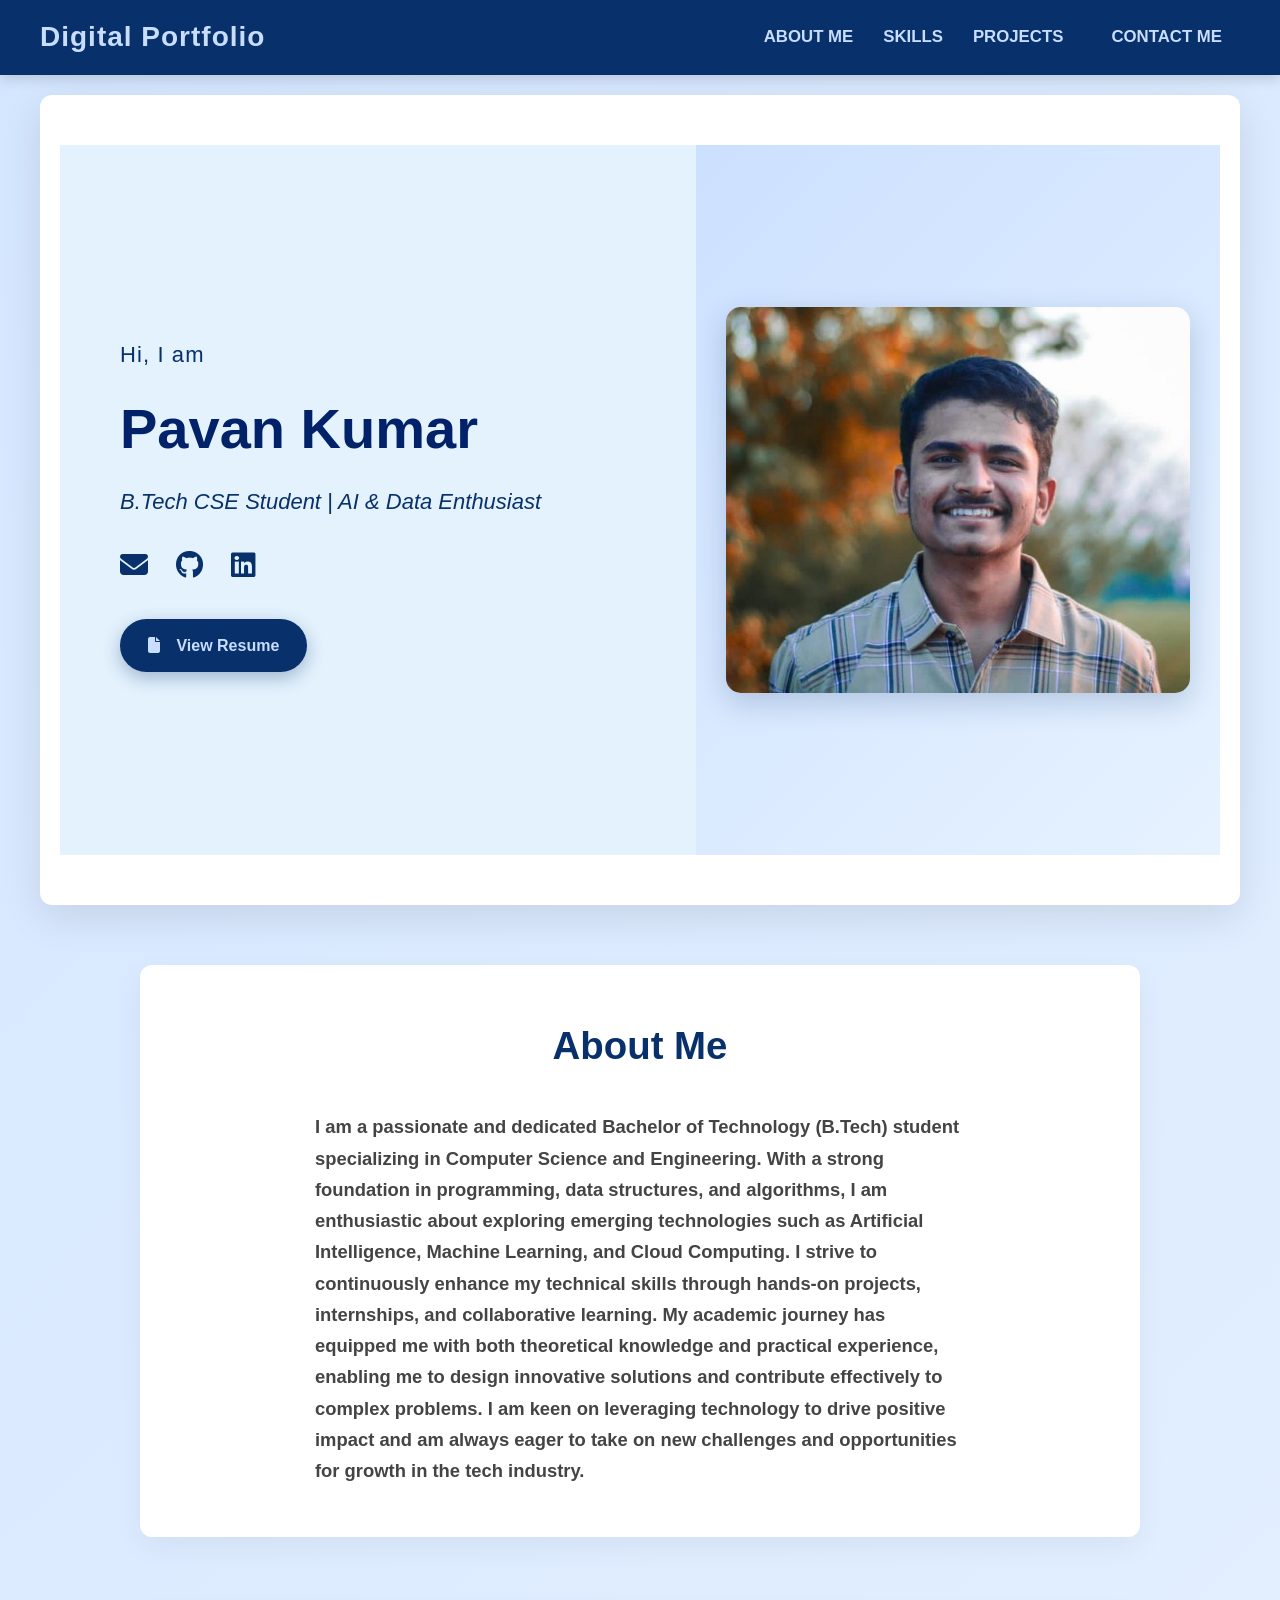
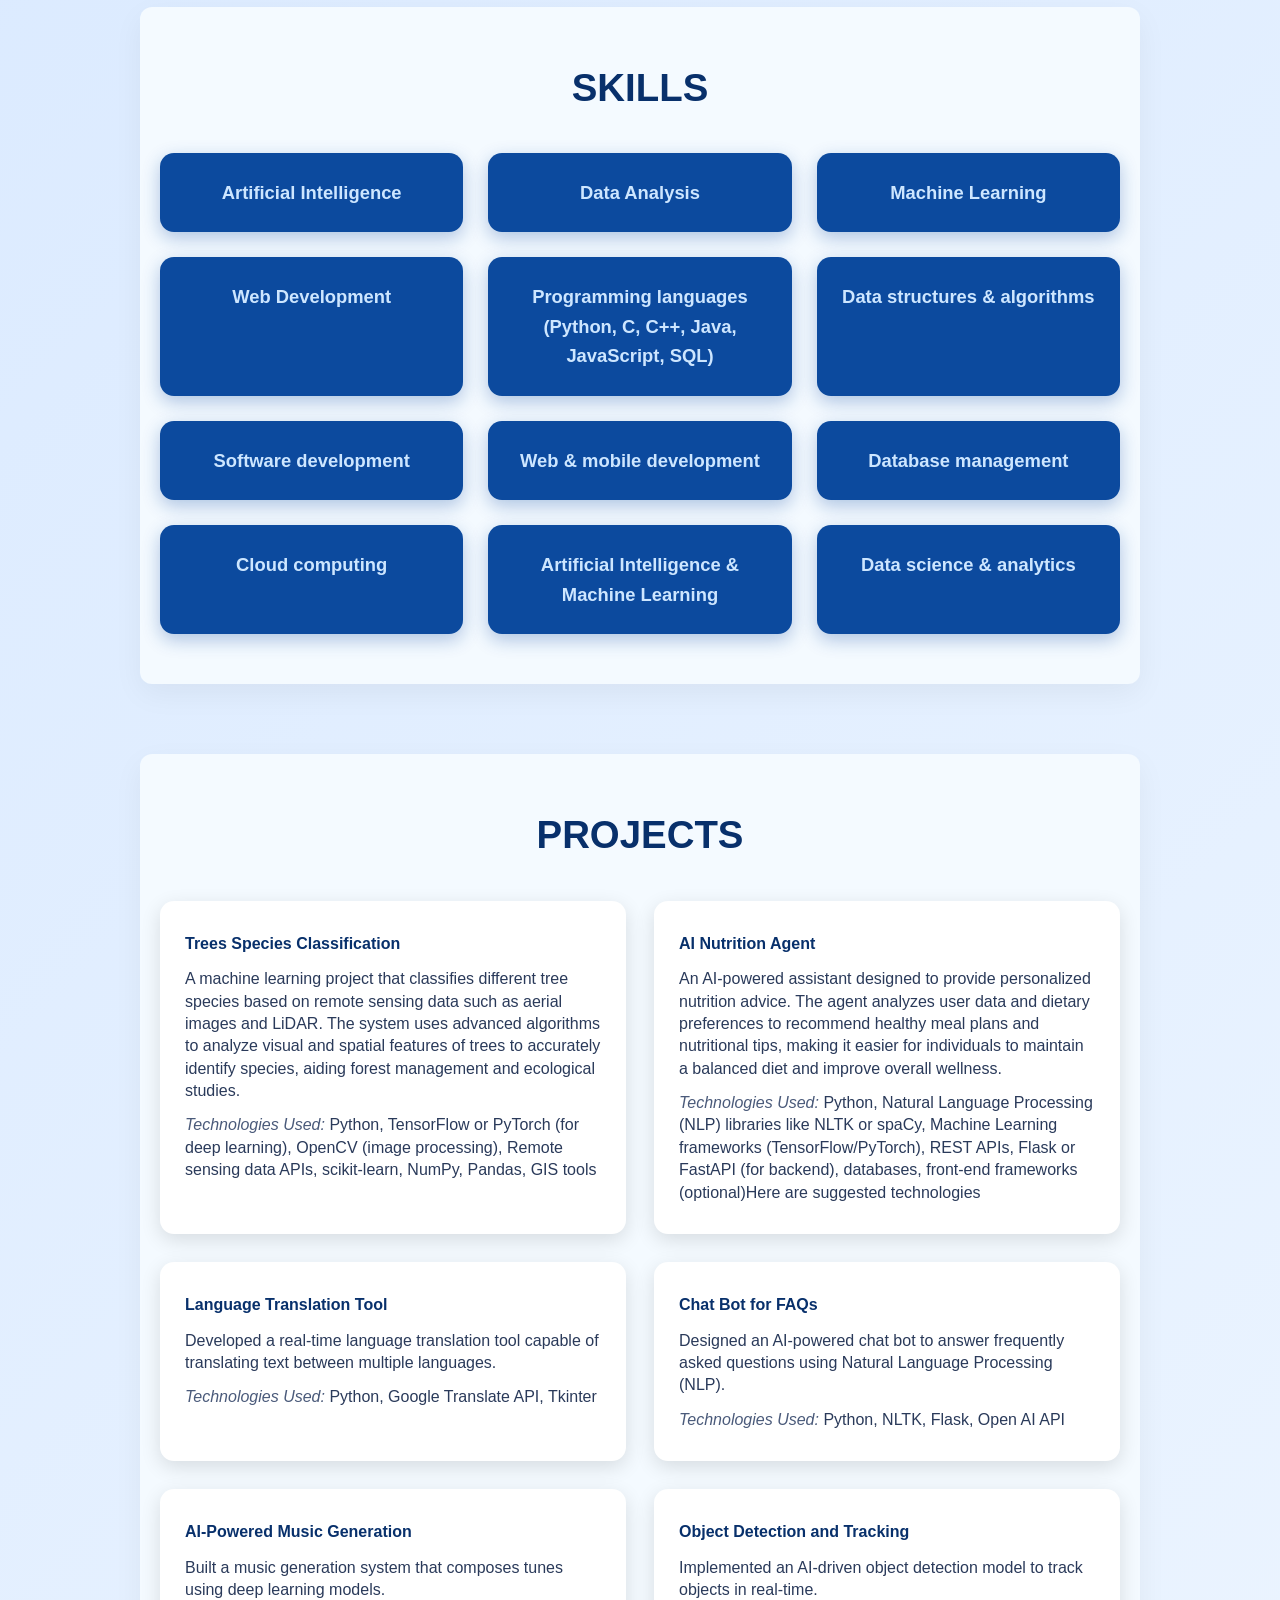
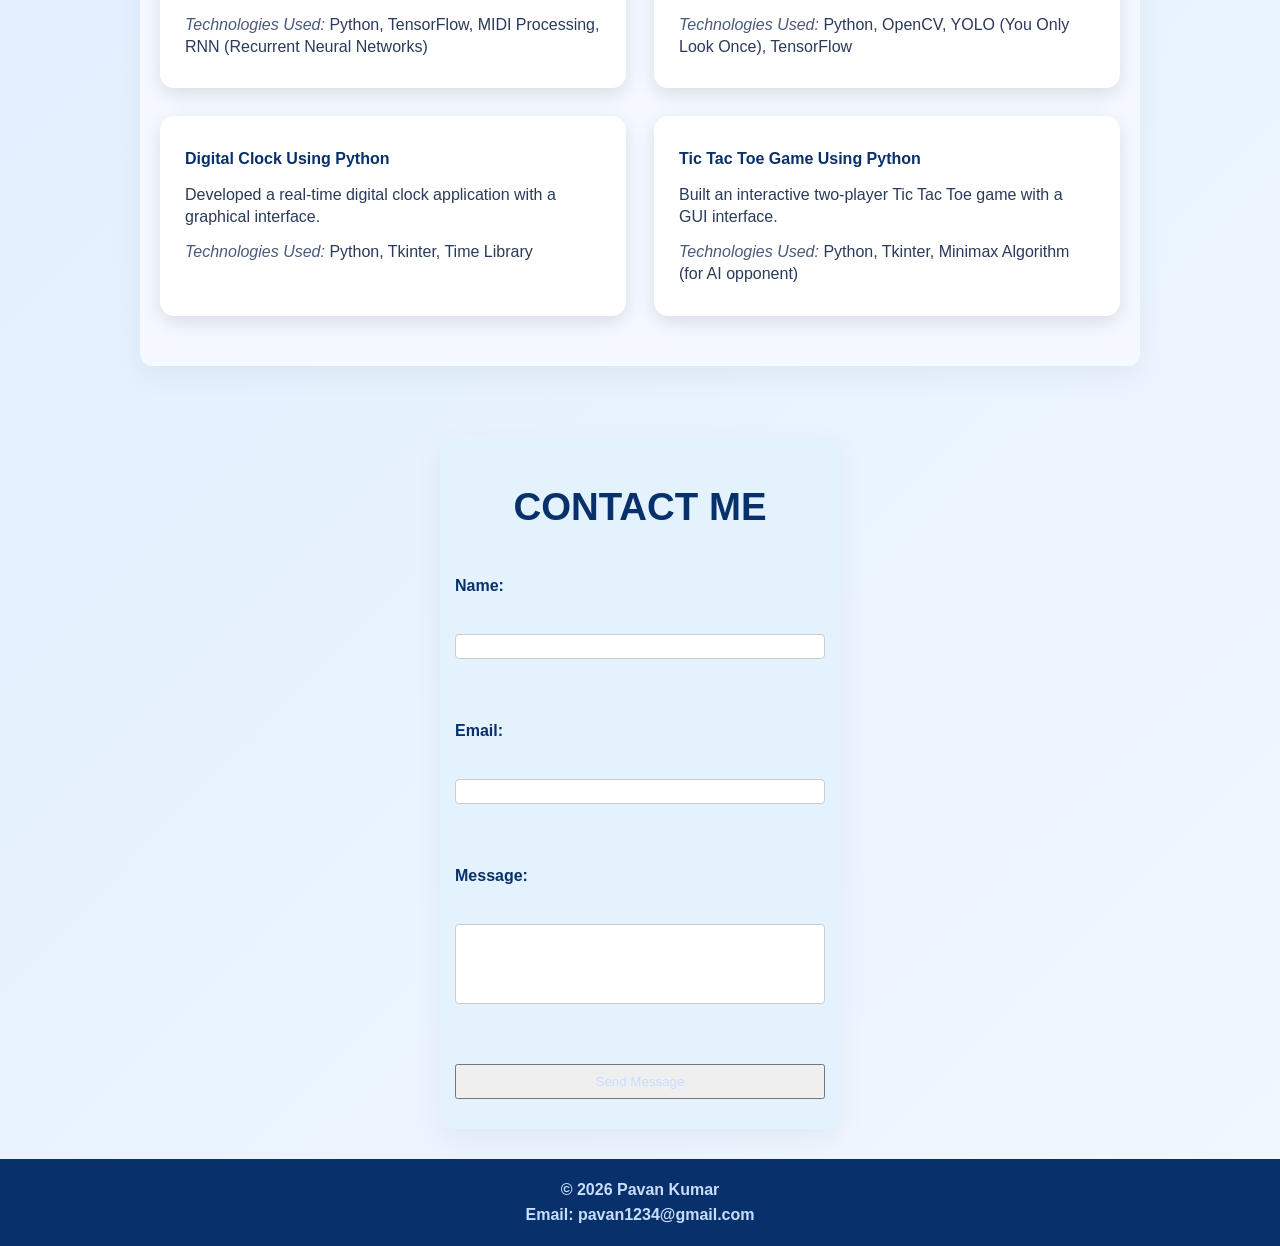
<file: index.html>
<!doctype html>
<html lang="en">
<head>
  <meta charset="utf-8">
  <meta name="viewport" content="width=device-width, initial-scale=1">
  <link rel="stylesheet" href="https://cdnjs.cloudflare.com/ajax/libs/font-awesome/6.5.0/css/all.min.css">

  <title>Pavan Kumar - Portfolio</title>
  <link rel="stylesheet" href="style.css">
</head>
<body>

  <header>
    <nav class="navbar">
      <div class="logo">Digital Portfolio</div>
      
      <ul>
        <li><a href="#about">ABOUT ME</a></li>
        <li><a href="#skills">SKILLS</a></li>
        <li><a href="#projects">PROJECTS</a></li>
        <li><a href="#contact" class="contact-btn">CONTACT ME</a></li>
      </ul>
    </nav>
  </header>


  <section class="hero">
    <div class="hero-left">
      <p class="intro">Hi, I am</p>
      <h1>Pavan Kumar</h1>
      <h3>B.Tech CSE Student | AI & Data Enthusiast</h3>
      <div class="social-icons">
        <a href="mailto:pavan1234@gmail.com" target="_blank">
          <i class="fa-solid fa-envelope"></i>
        </a>
        <a href="https://github.com/Pavan-pa178" target="_blank">
          <i class="fa-brands fa-github"></i>
        </a>
        <a href="https://www.linkedin.com/in/kotaprolupavankumar/" target="_blank">
          <i class="fa-brands fa-linkedin"></i>
        </a>
    </div>
    <div class="resume-btn">
      <a href="PAVAN RESUME.pdf" target="_blank">
        <i class="fa-solid fa-file"></i> View Resume
      </a>
    </div>

    </div>
    <div class="hero-right">
      <img src="pic.jpg" alt="Pavan Kumar Profile">
    </div>
  </section>

 
<section id="about">
  <h2>About Me</h2>
  <p><b>I am a passionate and dedicated Bachelor of Technology (B.Tech) student specializing in Computer Science and Engineering. With a strong foundation in programming, data structures, and algorithms, I am enthusiastic about exploring emerging technologies such as Artificial Intelligence, Machine Learning, and Cloud Computing. I strive to continuously enhance my technical skills through hands-on projects, internships, and collaborative learning.

My academic journey has equipped me with both theoretical knowledge and practical experience, enabling me to design innovative solutions and contribute effectively to complex problems. I am keen on leveraging technology to drive positive impact and am always eager to take on new challenges and opportunities for growth in the tech industry.
</b>
</p>
</section>


<section id="skills">
  <h2>SKILLS</h2>
  <div class="skills-grid">
    <div class="skill-box"><strong>Artificial Intelligence</strong></div>
    <div class="skill-box"><strong>Data Analysis</strong></div>
    <div class="skill-box"><strong>Machine Learning</strong></div>
    <div class="skill-box"><strong>Web Development</strong></div>
    <div class="skill-box"><strong>Programming languages (Python, C, C++, Java, JavaScript, SQL)</strong></div>
    <div class="skill-box"><strong>Data structures & algorithms</strong></div>
    <div class="skill-box"><strong>Software development</strong></div>
    <div class="skill-box"><strong>Web & mobile development</strong></div>
    <div class="skill-box"><strong>Database management</strong></div>
    <div class="skill-box"><strong>Cloud computing</strong></div>
    <div class="skill-box"><strong>Artificial Intelligence & Machine Learning</strong></div>
    <div class="skill-box"><strong>Data science & analytics</strong></div>
  </div>
</section>


<section id="projects">
  <h2>PROJECTS</h2>
  <div class="projects-grid">
    <div class="project-box">
      <strong>Trees Species Classification</strong>
      <p>
        A machine learning project that classifies different tree species based on remote sensing data such as aerial images and LiDAR. The system uses advanced algorithms to analyze visual and spatial features of trees to accurately identify species, aiding forest management and ecological studies.
      </p>
      <p>
        <em>Technologies Used:</em> Python, TensorFlow or PyTorch (for deep learning), OpenCV (image processing), Remote sensing data APIs, scikit-learn, NumPy, Pandas, GIS tools
      </p>
    </div>
    <div class="project-box">
      <strong>AI Nutrition Agent</strong>
      <p>
        An AI-powered assistant designed to provide personalized nutrition advice. The agent analyzes user data and dietary preferences to recommend healthy meal plans and nutritional tips, making it easier for individuals to maintain a balanced diet and improve overall wellness.
      </p>
      <p>
        <em>Technologies Used:</em> Python, Natural Language Processing (NLP) libraries like NLTK or spaCy, Machine Learning frameworks (TensorFlow/PyTorch), REST APIs, Flask or FastAPI (for backend), databases, front-end frameworks (optional)Here are suggested technologies
      </p>
    </div>
    <div class="project-box">
      <strong>Language Translation Tool</strong>
      <p>Developed a real-time language translation tool capable of translating text between multiple languages.</p>
      <p><em>Technologies Used:</em> Python, Google Translate API, Tkinter</p>
    </div>
    <div class="project-box">
      <strong>Chat Bot for FAQs</strong>
      <p>Designed an AI-powered chat bot to answer frequently asked questions using Natural Language Processing (NLP).</p>
      <p><em>Technologies Used:</em> Python, NLTK, Flask, Open AI API</p>
    </div>
    <div class="project-box">
      <strong>AI-Powered Music Generation</strong>
      <p>Built a music generation system that composes tunes using deep learning models.</p>
      <p><em>Technologies Used:</em> Python, TensorFlow, MIDI Processing, RNN (Recurrent Neural Networks)</p>
    </div>
    <div class="project-box">
      <strong>Object Detection and Tracking</strong>
      <p>Implemented an AI-driven object detection model to track objects in real-time.</p>
      <p><em>Technologies Used:</em> Python, OpenCV, YOLO (You Only Look Once), TensorFlow</p>
    </div>
    <div class="project-box">
      <strong>Digital Clock Using Python</strong>
      <p>Developed a real-time digital clock application with a graphical interface.</p>
      <p><em>Technologies Used:</em> Python, Tkinter, Time Library</p>
    </div>
    <div class="project-box">
      <strong>Tic Tac Toe Game Using Python</strong>
      <p>Built an interactive two-player Tic Tac Toe game with a GUI interface.</p>
      <p><em>Technologies Used:</em> Python, Tkinter, Minimax Algorithm (for AI opponent)</p>
    </div>
  </div>
</section>

<section id="contact" class="animate-section">
  <h2>CONTACT ME</h2>
  <form id="contactForm" novalidate>
    <label for="name">Name:</label><br>
    <input type="text" id="name" name="name" required><br><br>
    <label for="email">Email:</label><br>
    <input type="email" id="email" name="email" required><br><br>
    <label for="message">Message:</label><br>
    <textarea id="message" name="message" rows="5" required></textarea><br><br>
    <button type="submit" class="contact-btn">Send Message</button>
  </form>
  <p id="formMessage"></p>
</section>


  
  <footer>
    <p>© <span id="year"></span> Pavan Kumar</p>
      <p>Email: pavan1234@gmail.com</a></p>
  </footer>

  <script src="script.js"></script>
</body>
</html>
</file>
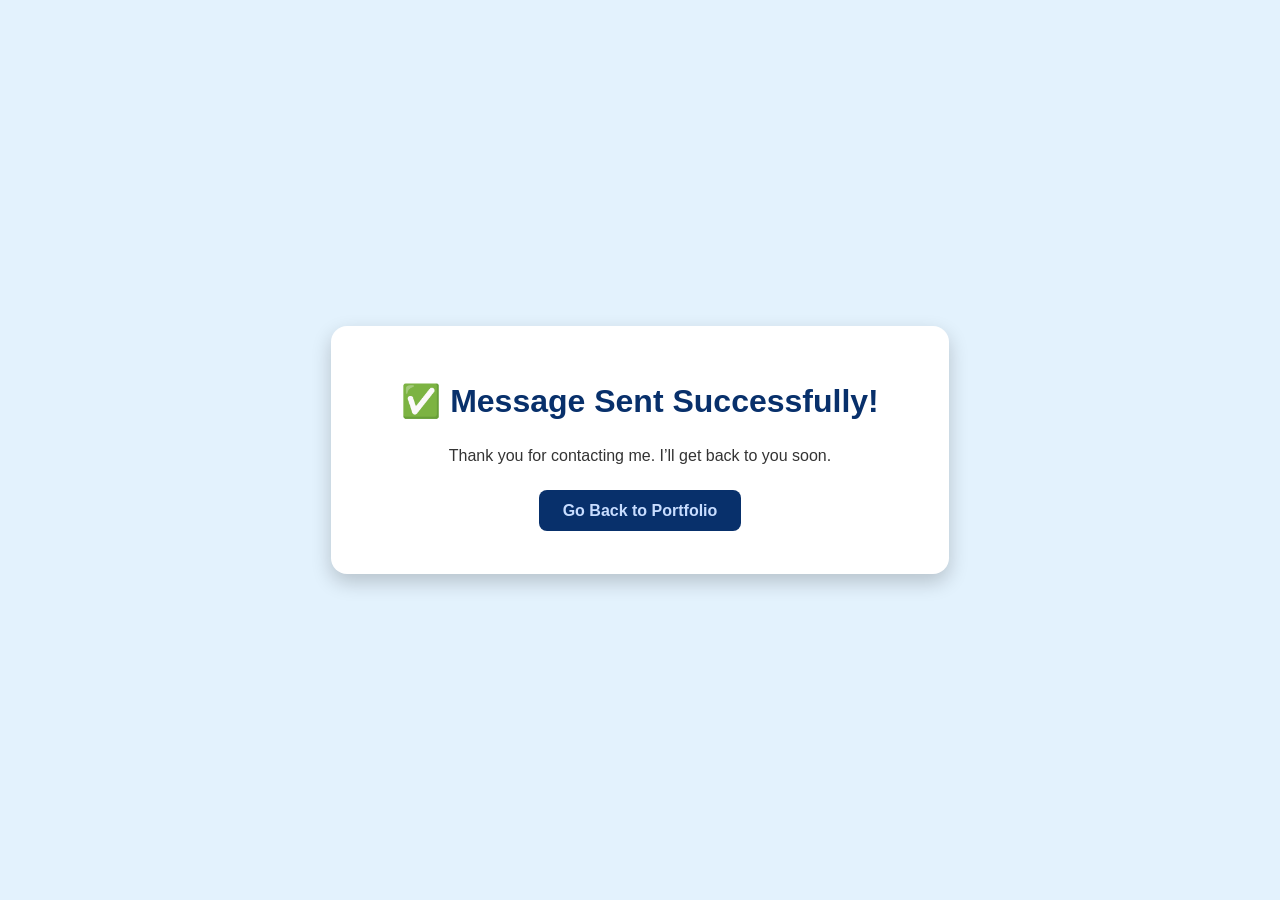
<file: success.html>
<!DOCTYPE html>
<html lang="en">
<head>
  <meta charset="UTF-8">
  <meta name="viewport" content="width=device-width, initial-scale=1.0">
  <title>Message Sent Successfully</title>
  <link rel="stylesheet" href="style.css">
  <style>
    body {
      display: flex;
      justify-content: center;
      align-items: center;
      height: 100vh;
      background: #e3f2fd;
      font-family: 'Segoe UI', sans-serif;
    }
    .box {
      text-align: center;
      background: white;
      padding: 50px 70px;
      border-radius: 16px;
      box-shadow: 0 8px 20px rgba(0,0,0,0.2);
    }
    .box h2 {
      color: #08306b;
      font-size: 2rem;
      margin-bottom: 15px;
    }
    .box p {
      color: #333;
      margin-bottom: 30px;
    }
    .box a {
      text-decoration: none;
      background: #08306b;
      color: #c8ddff;
      padding: 12px 24px;
      border-radius: 8px;
      transition: 0.3s;
      font-weight: 600;
    }
    .box a:hover {
      background: #1e90ff;
      color: #fff;
    }
  </style>
</head>
<body>
  <div class="box">
    <h2>✅ Message Sent Successfully!</h2>
    <p>Thank you for contacting me. I’ll get back to you soon.</p>
    <a href="index.html">Go Back to Portfolio</a>
  </div>
</body>
</html>
</file>
<file: style.css>
* {
  margin: 0;
  padding: 0;
  box-sizing: border-box;
}


body {
  font-family: 'Segoe UI', Tahoma, Geneva, Verdana, sans-serif;
  color: #222;
  background: linear-gradient(135deg, #d4e6ff, #f0f7ff);
  line-height: 1.6;
}

header {
  background: #08306b;
  padding: 15px 40px;
  box-shadow: 0 4px 12px rgba(0, 0, 0, 0.15);
  position: sticky;
  top: 0;
  z-index: 1000;
}

.navbar {
  display: flex;
  justify-content: space-between;
  align-items: center;
}

.navbar .logo {
  font-size: 28px;
  font-weight: 700;
  color: #c8ddff;
  letter-spacing: 1px;
  font-family: 'Poppins', sans-serif;
}

.navbar ul {
  list-style: none;
  display: flex;
  gap: 30px;
}

.navbar ul li a {
  text-decoration: none;
  color: #c8ddff;
  font-weight: 600;
  font-size: 1.05rem;
  transition: color 0.3s ease;
}

.navbar ul li a:hover {
  color: #80b3ff;
}

.contact-btn {
  padding: 8px 18px;
  transition: 0.3s ease;
  color: #c8ddff;
}

.contact-btn:hover {
  background: #80b3ff;
  color: #08306b;
  font-weight: 700;
}


.hero {
  display: flex;
  height: 90vh;
  max-width: 1200px;
  margin: 20px auto 60px;
  box-shadow: 0 12px 40px rgba(0,0,0,0.10);
  border-radius: 12px;
  overflow: hidden;
  background: white;
}

.hero-left {
  flex: 1;
  padding: 60px 60px 50px;
  display: flex;
  flex-direction: column;
  justify-content: center;
  background: #e3f2fd;
  color: #08306b;
}

.hero-left .intro {
  font-size: 22px;
  margin-bottom: 12px;
  font-weight: 500;
  letter-spacing: 0.05em;
}

.hero-left h1 {
  font-size: 56px;
  font-weight: 800;
  margin-bottom: 10px;
  font-family: 'Poppins', sans-serif;
  color: #012169;
}

.hero-left h3 {
  font-size: 22px;
  font-weight: 500;
  margin-bottom: 25px;
  font-style: italic;
}

.social-icons a {
  font-size: 28px;
  margin-right: 20px;
  text-decoration: none;
  color: #08306b;
  transition: color 0.3s ease;
}

.social-icons a:hover {
  color: #1e90ff;
}

.resume-btn {
  margin-top: 30px;
}

.resume-btn a {
  display: inline-block;
  padding: 14px 28px;
  background: #08306b;
  color: #c8ddff;
  border-radius: 30px;
  text-decoration: none;
  font-weight: 700;
  font-size: 1rem;
  box-shadow: 0 6px 18px rgba(8, 48, 107, 0.3);
  transition: background 0.3s ease, transform 0.3s ease;
}

.resume-btn a i {
  margin-right: 12px;
}

.resume-btn a:hover {
  background: #1e90ff;
  box-shadow: 0 8px 22px rgba(30, 144, 255, 0.5);
  transform: scale(1.06);
}

.hero-right {
  flex: 0.9;
  background: linear-gradient(135deg, #cce0ff, #e6f2ff);
  display: flex;
  align-items: center;
  justify-content: center;
  padding: 30px;
}

.hero-right img {
  width: 100%;
  max-width: 500px;
  border-radius: 15px;
  box-shadow: 0 10px 30px rgba(8, 48, 107, 0.2);
}


html {
  scroll-behavior: smooth;
}

section {
  padding: 50px 20px;
  max-width: 1000px;
  margin: 0 auto 70px auto;
  background: white;
  border-radius: 12px;
  box-shadow: 0 10px 30px rgba(0,0,0,0.05);
}

section h2 {
  text-align: center;
  font-weight: 700;
  font-size: 2.4rem;
  margin-bottom: 35px;
  color: #08306b;
  font-family: 'Poppins', sans-serif;
}


#about p {
  max-width: 650px;
  margin: 25px auto 0;
  font-size: 1.15rem;
  color: #444;
  line-height: 1.7;
}


#skills {
  background: #f4faff;
}

.skills-grid {
  display: grid;
  grid-template-columns: repeat(auto-fit, minmax(280px, 1fr));
  gap: 25px;
}

.skill-box {
  background: #0c4a9e;
  color: #cde6ff;
  padding: 25px 20px;
  font-weight: 700;
  font-size: 1.15rem;
  border-radius: 14px;
  box-shadow: 0 6px 18px rgba(12, 74, 158, 0.3);
  text-align: center;
  cursor: default;
  transition: background-color 0.3s ease, transform 0.3s ease, box-shadow 0.3s ease;
}

.skill-box:hover {
  background-color: #1e90ff;
  transform: translateY(-8px) scale(1.05);
  box-shadow: 0 12px 30px rgba(30, 144, 255, 0.6);
}

/* Projects Section */
#projects {
  background: #f4faff;
}

.projects-grid {
  display: grid;
  grid-template-columns: repeat(auto-fit, minmax(320px, 1fr));
  gap: 28px;
}

.project-box {
  background: white;
  padding: 30px 25px;
  border-radius: 14px;
  box-shadow: 0 6px 20px rgba(0,0,0,0.12);
  font-weight: 700;
  color: #08306b;
  cursor: default;
  transition: background-color 0.3s ease, box-shadow 0.3s ease, color 0.3s ease;
}

.project-box p {
  font-weight: 500;
  margin-top: 12px;
  font-size: 1rem;
  color: #2a3a5a;
  line-height: 1.4;
}

.project-box em {
  font-style: italic;
  font-weight: 400;
  color: #4a5a7a;
}

.project-box:hover {
  background-color: #1e90ff;
  color: white;
  transform: translateY(-8px) scale(1.06);
  box-shadow: 0 12px 30px rgba(30, 144, 255, 0.7);
}

#contact {
  text-align: center;
  background: #e3f2fd;
  padding: 15px 15px 20px 15px;
  max-width: 400px;
  margin: 0 auto 30px auto;
}

#contact form {
  display: flex;
  flex-direction: column;
  gap: 4px; 
}

#contact label {
  font-weight: 600;
  color: #08306b;
  text-align: left;
  margin-bottom: 2px; 
}

#contact input,
#contact textarea {
  padding: 4px 8px; 
  border-radius: 4px;
  border: 1.2px solid #ccc;
  font-size: 0.85rem;
  font-family: inherit;
  resize: none;
  margin-bottom: 0;
}

#contact input:focus,
#contact textarea:focus {
  outline: none;
  border-color: #1e90ff;
}

#contact textarea {
  height: 80px; 
}

#formMessage {
  margin-top: 10px;
  font-weight: 600;
  font-size: 0.9rem;
  line-height: 1.2;
}



footer {
  text-align: center;
  padding: 18px 20px;
  background: #08306b;
  color: #c8ddff;
  font-weight: 600;
  font-size: 1rem;
}


@media (max-width: 900px) {
  .hero {
    flex-direction: column;
    height: auto;
  }
  .hero-left, .hero-right {
    flex: none;
    padding: 40px 25px;
    text-align: center;
  }
  .hero-right img {
    max-width: 300px;
    margin: 0 auto;
  }
  .navbar ul {
    gap: 15px;
  }
  section {
    padding: 40px 15px;
  }
}
#about, #skills, #projects, #contact {
  scroll-margin-top: 80px; 
}
</file>
